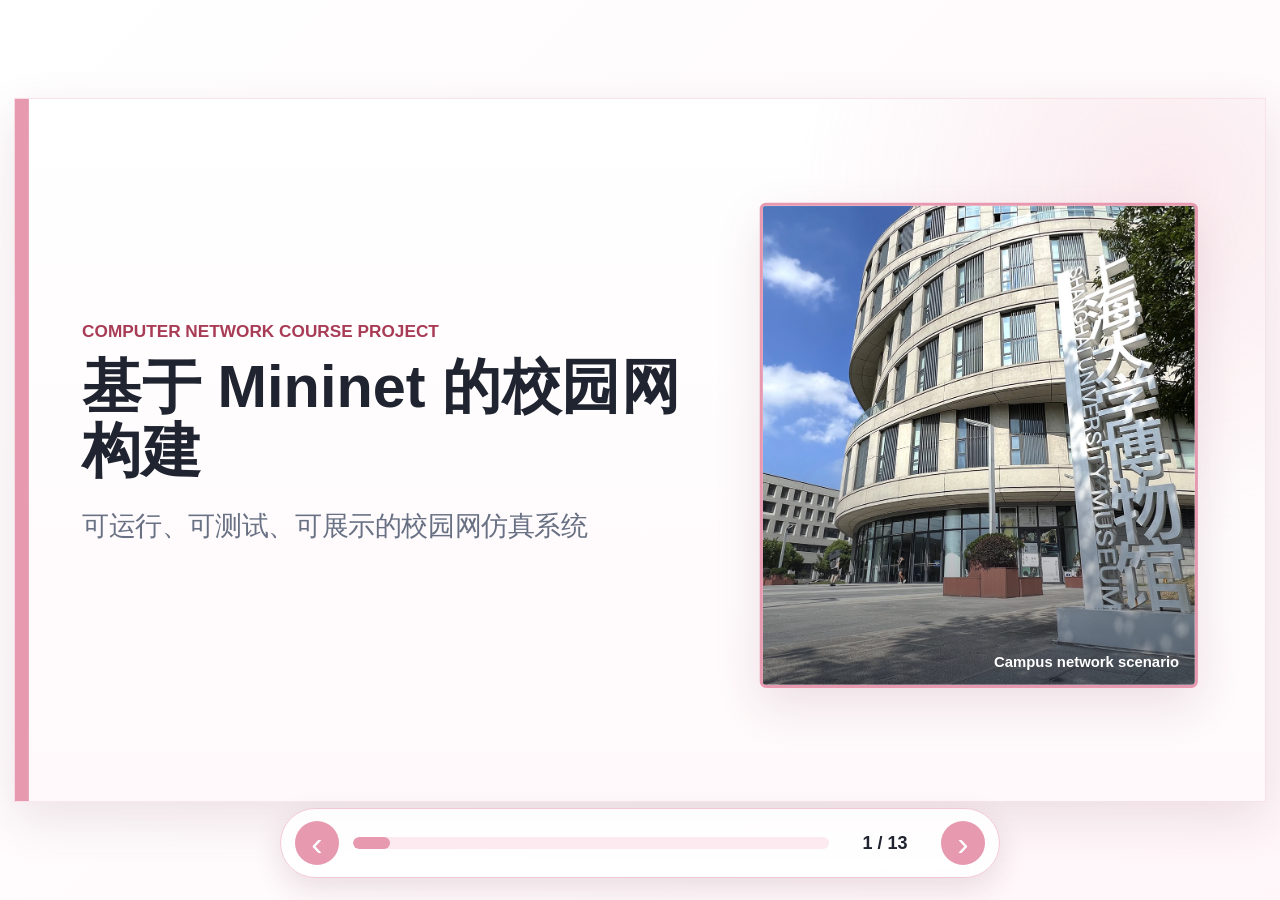
<file: presentation/index.html>
<!doctype html>
<html lang="zh-CN">
<head>
  <meta charset="utf-8">
  <meta name="viewport" content="width=device-width, initial-scale=1">
  <title>基于 Mininet 的校园网构建汇报</title>
  <link rel="preload" as="image" href="./assets/campus-building.jpg">
  <link rel="preload" as="image" href="./assets/server-rack.jpg">
  <link rel="stylesheet" href="styles.css">
</head>
<body>
  <main id="deck" class="deck" aria-label="基于 Mininet 的校园网构建汇报">
    <section class="slide cover active">
      <div class="cover-grid">
        <div>
          <p class="eyebrow">Computer Network Course Project</p>
          <h1>基于 Mininet 的校园网构建</h1>
          <p class="lead">可运行、可测试、可展示的校园网仿真系统</p>
        </div>
        <figure class="cover-photo">
          <img src="./assets/campus-building.jpg" alt="校园建筑外部视觉图" loading="eager" decoding="sync">
          <figcaption>Campus network scenario</figcaption>
        </figure>
      </div>
    </section>

    <section class="slide">
      <div class="slide-header">
        <p class="eyebrow">Project Requirements</p>
        <h2>课程要求响应：先对齐验收标准</h2>
      </div>
      <div class="requirements-grid">
        <article>
          <span>01</span>
          <h3>部门内部二层互通</h3>
          <p>每个区域独立接入交换机，主机端口配置 access VLAN。</p>
        </article>
        <article>
          <span>02</span>
          <h3>部门间三层互通</h3>
          <p>核心路由器 `r_core` 负责跨网段转发。</p>
        </article>
        <article>
          <span>03</span>
          <h3>共享 Web/FTP 服务</h3>
          <p>服务器区独立部署 `web` 与 `ftp` 两个服务节点。</p>
        </article>
        <article>
          <span>04</span>
          <h3>敏感区域访问控制</h3>
          <p>人事处、财务处由核心 ACL 统一保护。</p>
        </article>
      </div>
    </section>

    <section class="slide">
      <div class="slide-header">
        <p class="eyebrow">Innovation Overview</p>
        <h2>全部创新点总览：后续逐项展开</h2>
      </div>
      <div class="overview-layout">
        <div class="innovation-overview">
          <article><span>VLAN</span><p>access / trunk / 路由子接口，贴近真实园区网络。</p></article>
          <article><span>DHCP/DNS</span><p>`dnsmasq` 提供动态地址和 `campus.local` 域名。</p></article>
          <article><span>访客隔离</span><p>访客只访问 Web/FTP，不能进入内部办公区域。</p></article>
          <article><span>安全审计</span><p>真实访问、ACL 阻断、外部访问写入审计日志。</p></article>
          <article><span>性能测试</span><p>`iperf3` 对比 100 Mbps 与 1000 Mbps 链路。</p></article>
          <article><span>故障模拟</span><p>链路、服务、VPN 隧道故障均可制造与恢复。</p></article>
          <article><span>四校区互联</span><p>宝山、嘉定、延长、东京通过 VPN 示意互通。</p></article>
          <article><span>VPN 隧道</span><p>GRE/IP tunnel 模拟总部与分校区安全互联。</p></article>
          <article><span>网管控制台</span><p>集中展示校区、VPN、服务、故障和审计状态。</p></article>
          <article><span>实时控制台</span><p>浏览器调用后端 API，驱动真实 Mininet 拓扑。</p></article>
          <article><span>主机消息</span><p>Mininet 主机之间发送真实 JSON TCP 业务数据。</p></article>
          <article><span>自动测试</span><p>一键执行 20 个连通、安全与业务场景。</p></article>
        </div>
        <figure class="overview-photo">
          <img src="../pic/模拟网管控制台总览.png" alt="模拟网管控制台总览" loading="eager" decoding="sync">
          <figcaption>NOC / VPN operations</figcaption>
        </figure>
      </div>
    </section>

    <section class="slide">
      <div class="slide-header">
        <p class="eyebrow">Architecture</p>
        <h2>总体架构：宝山主校区 + 分校区 VPN 互联</h2>
      </div>
      <div class="architecture-layout">
        <figure>
          <img src="../pic/四校区总拓扑图.png" alt="四校区 VPN 总拓扑图">
        </figure>
        <div class="architecture-points">
          <p><b>宝山主校区</b>：完整 VLAN / ACL / 服务区</p>
          <p><b>`s_wan`</b>：WAN 与 VPN 汇聚</p>
          <p><b>三所分校区</b>：嘉定、延长、东京极简示意</p>
          <p><b>GRE VPN</b>：跨校区三层互联</p>
        </div>
      </div>
    </section>

    <section class="slide">
      <div class="slide-header">
        <p class="eyebrow">Addressing And VLAN</p>
        <h2>地址规划与 VLAN 分区</h2>
      </div>
      <div class="vlan-layout">
        <div class="vlan-table">
          <div><b>学生宿舍</b><span>VLAN 10</span><em>10.10.10.0/24</em></div>
          <div><b>教学楼</b><span>VLAN 20</span><em>10.10.20.0/24</em></div>
          <div><b>图书馆</b><span>VLAN 30</span><em>10.10.30.0/24</em></div>
          <div><b>办公楼</b><span>VLAN 40</span><em>10.10.40.0/24</em></div>
          <div><b>人事处</b><span>VLAN 50</span><em>10.10.50.0/24</em></div>
          <div><b>财务处</b><span>VLAN 60</span><em>10.10.60.0/24</em></div>
          <div><b>访客网络</b><span>VLAN 70</span><em>10.10.70.0/24</em></div>
          <div><b>服务器区</b><span>VLAN 100</span><em>10.10.100.0/24</em></div>
          <div><b>外部模拟区</b><span>VLAN 200</span><em>203.0.113.0/24</em></div>
        </div>
        <aside class="principle-card">
          <h3>设计思路</h3>
          <p>`10.10.X.0/24` 让区域边界直观清晰。</p>
          <p>VLAN 隔离广播域，减少二层范围扩散。</p>
          <p>保留后续网段，便于扩展无线、实验室和新服务区。</p>
        </aside>
      </div>
    </section>

    <section class="slide">
      <div class="slide-header">
        <p class="eyebrow">Network Principles</p>
        <h2>网络原理：从 VLAN 到三层转发</h2>
      </div>
      <div class="principle-layout">
        <div class="flow-strip">
          <article>
            <span>Access</span>
            <h3>主机接入端口</h3>
            <p>OVS 端口打上单一 VLAN tag，区域内保持二层交换。</p>
          </article>
          <article>
            <span>Trunk</span>
            <h3>上联汇聚</h3>
            <p>接入交换到 `s_core`，`s_core` 到 `r_core` 承载多 VLAN。</p>
          </article>
          <article>
            <span>Router</span>
            <h3>单臂路由</h3>
            <p>`r_core-eth0.&lt;vlan&gt;` 作为各 VLAN 网关。</p>
          </article>
          <article>
            <span>Forward</span>
            <h3>Linux IPv4 转发</h3>
            <p>开启 `net.ipv4.ip_forward`，完成跨区域通信。</p>
          </article>
        </div>
        <figure>
          <img src="../pic/图 2 实时控制台执行流程图.png" alt="实时控制台执行流程图">
        </figure>
      </div>
      <div class="code-card">
        <p>真实实现位置：`src/campus_net.py` 中 `configure_vlans()`、`LinuxRouter`、`configure_security()`。</p>
      </div>
    </section>

    <section class="slide">
      <div class="slide-header">
        <p class="eyebrow">Security</p>
        <h2>安全策略：核心 ACL 与审计记录</h2>
      </div>
      <div class="security-layout">
        <div class="policy-list">
          <p><b>外部边界：</b>`203.0.113.0/24` 禁止进入校园内网。</p>
          <p><b>敏感保护：</b>学生、教学、图书馆不能访问人事和财务。</p>
          <p><b>业务放行：</b>办公楼允许访问人事处与财务处。</p>
          <p><b>访客隔离：</b>访客只允许访问服务器区 Web/FTP。</p>
        </div>
        <figure>
          <img src="../pic/图 5 ACL 阻断与安全审计记录.png" alt="ACL 阻断与安全审计记录">
        </figure>
      </div>
    </section>

    <section class="slide">
      <div class="slide-header">
        <p class="eyebrow">Services</p>
        <h2>服务与动态网络：Web / FTP / DHCP / DNS</h2>
      </div>
      <div class="service-layout">
        <div class="service-grid compact-services">
          <article>
            <h3>服务器区</h3>
            <p>`web`：10.10.100.10，HTTP 80</p>
            <p>`ftp`：10.10.100.20，FTP 21</p>
          </article>
          <article>
            <h3>动态地址</h3>
            <p>`dnsmasq` 提供 DHCP，地址池为各网段 `100-199`。</p>
          </article>
          <article>
            <h3>校园域名</h3>
            <p>`web.campus.local`、`ftp.campus.local` 等统一解析。</p>
          </article>
        </div>
        <div class="image-row service-shots">
          <img src="../pic/图 6-1 DHCP 地址获取与校园域名解析结果.png" alt="DHCP 地址获取结果">
          <img src="../pic/图 6-2 DHCP 地址获取与校园域名解析结果.png" alt="DNS 域名解析结果">
        </div>
      </div>
    </section>

    <section class="slide">
      <div class="slide-header">
        <p class="eyebrow">Live Console</p>
        <h2>实时联动控制台：不是静态演示</h2>
      </div>
      <div class="control-layout">
        <figure>
          <img class="tall-shot" src="../pic/图 3 实时联动控制台主界面与校园网拓扑总览.png" alt="实时联动控制台主界面">
        </figure>
        <div class="key-points control-points">
          <p>浏览器通过 HTTP API 调用 WSL 中真实 Mininet 后端。</p>
          <p>支持真实 `ping`、Web/FTP、DHCP、DNS、iperf3。</p>
          <p>主机间 TCP 消息会在目标 Mininet 主机实际接收。</p>
          <p>新增四校区 VPN 快速场景，支持隧道断开与恢复。</p>
          <p>模拟网管控制台汇总 VPN、服务、故障和高风险审计。</p>
        </div>
      </div>
    </section>

    <section class="slide">
      <div class="slide-header">
        <p class="eyebrow">Multi-Campus VPN</p>
        <h2>四校区通信：GRE VPN 隧道模型</h2>
      </div>
      <div class="vpn-layout">
        <figure>
          <img src="../pic/四校区总拓扑图.png" alt="四校区 VPN 总拓扑图">
        </figure>
        <div class="key-points">
          <p><b>宝山主校区</b> 保留完整校园网，作为 VPN Hub。</p>
          <p><b>嘉定、延长、东京</b> 使用极简 LAN 示意，降低复杂度。</p>
          <p><b>GRE/IP tunnel</b> 模拟跨校区 VPN，支持真实 ping / Web / FTP。</p>
          <p><b>东京链路</b> 设置更高时延，体现跨国访问差异。</p>
        </div>
      </div>
    </section>

    <section class="slide">
      <div class="slide-header">
        <p class="eyebrow">Operations Console</p>
        <h2>模拟网管控制台：状态、告警与恢复闭环</h2>
      </div>
      <div class="noc-layout">
        <div class="key-points">
          <p><b>校区状态</b>：宝山、嘉定、延长、东京在线情况。</p>
          <p><b>VPN 状态</b>：三条隧道 up / down 与故障告警。</p>
          <p><b>服务状态</b>：Web、FTP、DNS/DHCP 是否正常。</p>
          <p><b>安全状态</b>：活动故障与高风险审计数量。</p>
        </div>
        <figure>
          <img src="../pic/模拟网管控制台总览.png" alt="模拟网管控制台总览">
        </figure>
      </div>
    </section>

    <section class="slide">
      <div class="slide-header">
        <p class="eyebrow">Innovation And Verification</p>
        <h2>实验验证：新增功能纳入一键测试</h2>
      </div>
      <div class="innovation-grid">
        <article>
          <img src="../pic/图 7 iperf3 性能测试结果对比.png" alt="iperf3 性能测试结果对比">
          <h3>性能对比</h3>
          <p>普通接入约 100 Mbps，服务器区链路约 1000 Mbps。</p>
        </article>
        <article>
          <img src="../pic/图 4 链路故障与 Web 服务故障模拟结果.png" alt="链路故障与 Web 服务故障模拟结果">
          <h3>故障模拟</h3>
          <p>区分链路故障、服务故障和 ACL 阻断。</p>
        </article>
        <article>
          <img src="../pic/图 8 实时控制台自动测试结果.png" alt="实时控制台自动测试结果">
          <h3>自动测试</h3>
          <p>一键验证 20 个真实场景，包含跨校区访问。</p>
        </article>
        <article>
          <img src="../pic/四校区总拓扑图.png" alt="四校区总拓扑图">
          <h3>VPN 互联</h3>
          <p>宝山、嘉定、延长、东京四校区互通。</p>
        </article>
      </div>
    </section>

    <section class="slide closing">
      <div class="slide-header">
        <p class="eyebrow">Conclusion</p>
        <h2>总结：完成课程要求，并扩展为可展示系统</h2>
      </div>
      <div class="summary-grid">
        <div>
          <strong>基础能力</strong>
          <p>完成二层互通、三层转发、Web/FTP 访问和敏感区 ACL。</p>
        </div>
        <div>
          <strong>工程实现</strong>
          <p>Mininet + OVS + Linux Router + iptables + dnsmasq。</p>
        </div>
        <div>
          <strong>展示创新</strong>
          <p>实时控制台、审计、性能、故障、四校区 VPN 和网管控制台。</p>
        </div>
      </div>
      <p class="final-line">核心价值：把课程网络原理落到真实可运行、可验证、可答辩的系统中。</p>
    </section>
  </main>

  <footer class="deck-ui" aria-label="演示控制">
    <button id="prevSlide" type="button" aria-label="上一页">‹</button>
    <div class="progress-shell"><div id="progressBar"></div></div>
    <span id="pageNumber">1 / 13</span>
    <button id="nextSlide" type="button" aria-label="下一页">›</button>
  </footer>

  <script src="app.js"></script>
</body>
</html>
</file>
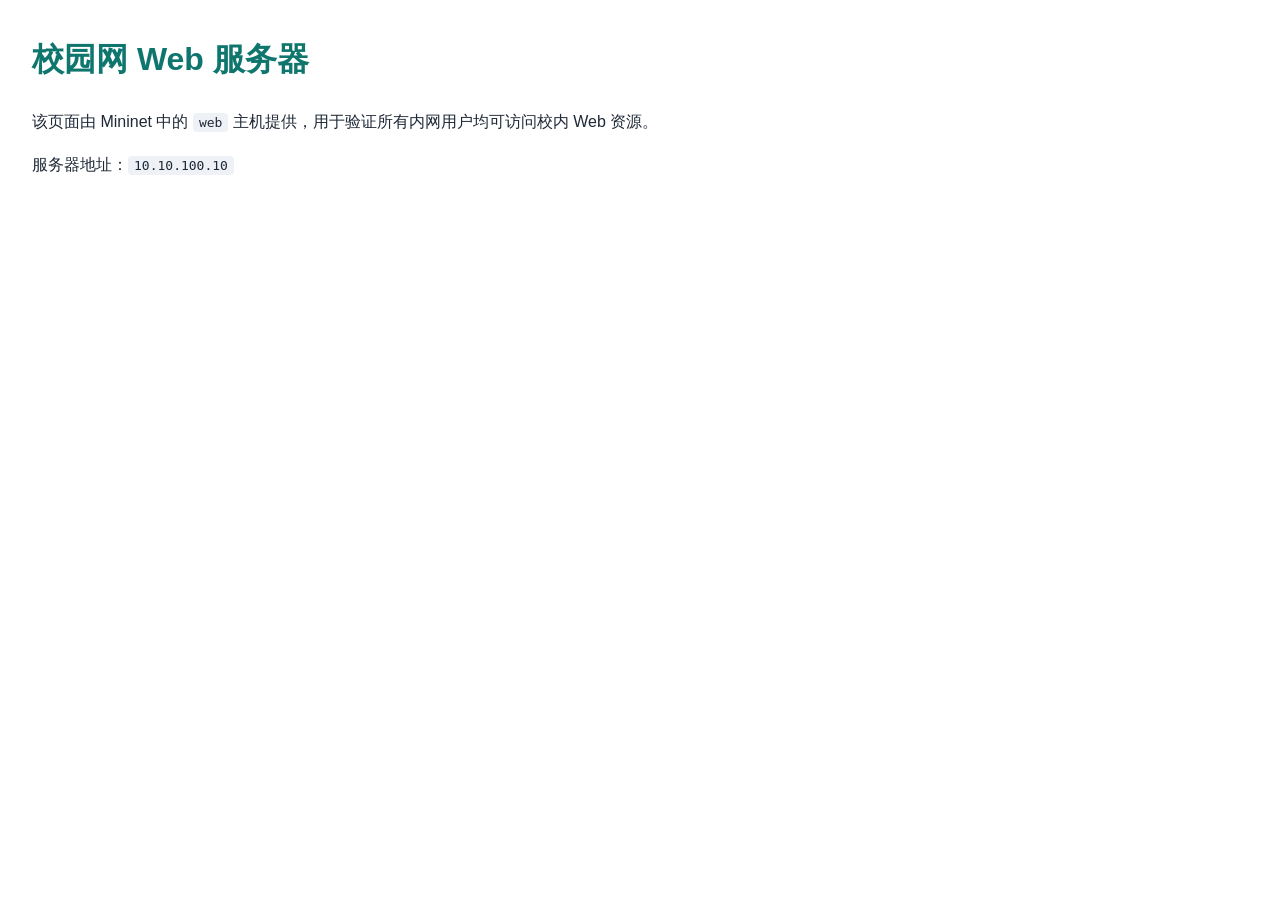
<file: src/services/web_root/index.html>
<!doctype html>
<html lang="zh-CN">
<head>
  <meta charset="utf-8">
  <title>校园网 Web 服务器</title>
  <style>
    body { font-family: Arial, "Microsoft YaHei", sans-serif; margin: 32px; line-height: 1.7; color: #1f2937; }
    h1 { color: #0f766e; }
    code { background: #eef2f7; padding: 2px 6px; border-radius: 4px; }
  </style>
</head>
<body>
  <h1>校园网 Web 服务器</h1>
  <p>该页面由 Mininet 中的 <code>web</code> 主机提供，用于验证所有内网用户均可访问校内 Web 资源。</p>
  <p>服务器地址：<code>10.10.100.10</code></p>
</body>
</html>
</file>
<file: presentation/styles.css>
:root {
  --pink: #E799B0;
  --pink-soft: #FCEAF0;
  --pink-light: #FFF6F9;
  --ink: #1F2430;
  --muted: #687083;
  --line: #F1C7D5;
  --paper: #FFFFFF;
  --success: #2E7D64;
  --danger: #A83B55;
  --shadow: 0 22px 60px rgba(99, 43, 63, 0.12);
}

* {
  box-sizing: border-box;
}

html,
body {
  margin: 0;
  min-height: 100%;
  background: linear-gradient(135deg, #fff 0%, var(--pink-light) 100%);
  color: var(--ink);
  font-family: "Microsoft YaHei", "PingFang SC", "Noto Sans CJK SC", Arial, sans-serif;
}

body {
  overflow: hidden;
}

.deck {
  position: fixed;
  left: 50%;
  top: 50%;
  width: 1600px;
  height: 900px;
  transform: translate(-50%, -50%) scale(var(--deck-scale, 1));
  transform-origin: center center;
}

.slide {
  position: absolute;
  inset: 0;
  display: none;
  width: 1600px;
  height: 900px;
  padding: 70px 86px 82px;
  background:
    radial-gradient(circle at 92% 12%, rgba(231, 153, 176, 0.20), transparent 28%),
    linear-gradient(180deg, #fff 0%, #fff9fb 100%);
  border: 1px solid rgba(231, 153, 176, 0.32);
  box-shadow: var(--shadow);
  overflow: hidden;
}

.slide.active {
  display: block;
}

.slide::before {
  content: "";
  position: absolute;
  left: 0;
  top: 0;
  width: 18px;
  height: 100%;
  background: var(--pink);
}

.slide-header {
  margin-bottom: 34px;
}

.eyebrow {
  margin: 0 0 14px;
  color: var(--danger);
  font-size: 22px;
  font-weight: 800;
  letter-spacing: 0;
  text-transform: uppercase;
}

h1,
h2,
h3,
p {
  margin-top: 0;
}

h1 {
  max-width: 950px;
  margin-bottom: 30px;
  font-size: 76px;
  line-height: 1.08;
  letter-spacing: 0;
}

h2 {
  margin-bottom: 0;
  font-size: 48px;
  line-height: 1.16;
  letter-spacing: 0;
}

h3 {
  margin-bottom: 16px;
  font-size: 30px;
  line-height: 1.2;
  letter-spacing: 0;
}

p {
  font-size: 27px;
  line-height: 1.45;
}

b,
strong {
  color: #8F2E4D;
}

code {
  color: #8F2E4D;
  font-family: Consolas, "Microsoft YaHei", monospace;
}

.lead {
  max-width: 900px;
  color: var(--muted);
  font-size: 34px;
}

.cover-grid {
  display: grid;
  grid-template-columns: 1fr 560px;
  align-items: center;
  gap: 80px;
  height: 100%;
}

.cover-photo {
  position: relative;
  height: 620px;
  overflow: hidden;
  border: 4px solid var(--pink);
  border-radius: 8px;
  box-shadow: var(--shadow);
}

.cover-photo img {
  width: 100%;
  height: 100%;
  object-fit: cover;
  border: 0;
  border-radius: 0;
  box-shadow: none;
}

.cover-photo::after {
  content: "";
  position: absolute;
  inset: 0;
  background: linear-gradient(180deg, transparent 52%, rgba(31, 36, 48, 0.62) 100%);
}

figcaption {
  position: absolute;
  right: 20px;
  bottom: 18px;
  z-index: 2;
  color: #fff;
  font-size: 19px;
  font-weight: 800;
}

.requirements-grid {
  display: grid;
  grid-template-columns: repeat(2, 1fr);
  gap: 28px;
}

.requirements-grid article,
.principle-card,
.flow-strip article,
.code-card,
.service-grid article,
.summary-grid div,
.policy-list {
  background: rgba(255, 255, 255, 0.86);
  border: 2px solid var(--line);
  border-radius: 8px;
  box-shadow: 0 12px 30px rgba(99, 43, 63, 0.08);
}

.requirements-grid article {
  min-height: 210px;
  padding: 32px 34px;
}

.requirements-grid span {
  display: inline-block;
  margin-bottom: 18px;
  color: var(--danger);
  font-size: 30px;
  font-weight: 900;
}

.requirements-grid p,
.key-points p,
.policy-list p,
.principle-card p,
.flow-strip p,
.code-card p,
.service-grid p,
.summary-grid p,
.final-line,
.innovation-overview p {
  color: var(--ink);
}

.overview-layout {
  display: grid;
  grid-template-columns: minmax(0, 1fr) 500px;
  gap: 30px;
  align-items: stretch;
}

.innovation-overview {
  display: grid;
  grid-template-columns: repeat(3, 1fr);
  gap: 12px;
}

.innovation-overview article {
  min-height: 104px;
  padding: 14px 16px;
  background: #fff;
  border: 2px solid var(--line);
  border-radius: 8px;
  box-shadow: 0 12px 28px rgba(99, 43, 63, 0.08);
}

.innovation-overview span {
  display: inline-block;
  margin-bottom: 7px;
  padding: 6px 10px;
  background: var(--pink-soft);
  color: var(--danger);
  border-radius: 999px;
  font-size: 18px;
  font-weight: 900;
}

.innovation-overview p {
  margin: 0;
  font-size: 19px;
  line-height: 1.3;
}

.overview-photo {
  position: relative;
  min-height: 600px;
  overflow: hidden;
  border-radius: 8px;
}

.overview-photo img {
  width: 100%;
  height: 100%;
  object-fit: contain;
  padding: 18px;
  border: 2px solid var(--line);
}

.overview-photo::after {
  content: "";
  position: absolute;
  inset: 0;
  background: linear-gradient(180deg, transparent 56%, rgba(31, 36, 48, 0.66) 100%);
  border-radius: 8px;
}

.two-col {
  display: grid;
  grid-template-columns: minmax(0, 1.08fr) minmax(0, 0.92fr);
  align-items: center;
  gap: 46px;
}

.two-col.wide-image {
  grid-template-columns: minmax(0, 1.25fr) minmax(0, 0.75fr);
}

.architecture-layout {
  display: grid;
  grid-template-rows: 560px auto;
  gap: 22px;
}

.architecture-layout figure {
  display: flex;
  align-items: center;
  justify-content: center;
  overflow: hidden;
  background: #fff;
  border: 2px solid var(--line);
  border-radius: 8px;
  box-shadow: 0 18px 36px rgba(99, 43, 63, 0.10);
}

.architecture-layout img {
  width: 100%;
  height: 100%;
  padding: 34px;
  object-fit: contain;
  border: 0;
  box-shadow: none;
}

.architecture-points {
  display: grid;
  grid-template-columns: repeat(4, 1fr);
  gap: 16px;
}

.architecture-points p {
  margin: 0;
  min-height: 88px;
  padding: 18px 20px;
  background: #fff;
  border: 2px solid var(--line);
  border-left: 8px solid var(--pink);
  border-radius: 8px;
  font-size: 25px;
  line-height: 1.28;
}

figure {
  margin: 0;
}

img {
  display: block;
  max-width: 100%;
  border-radius: 8px;
  border: 2px solid var(--line);
  background: #fff;
  box-shadow: 0 18px 36px rgba(99, 43, 63, 0.10);
  print-color-adjust: exact;
  -webkit-print-color-adjust: exact;
}

.wide-image img {
  width: 100%;
  max-height: 560px;
  object-fit: contain;
  padding: 28px;
}

.key-points {
  display: grid;
  gap: 18px;
}

.key-points p,
.policy-list p {
  margin: 0;
  padding: 20px 24px;
  background: #fff;
  border-left: 8px solid var(--pink);
  border-radius: 8px;
  font-size: 28px;
}

.vlan-layout {
  display: grid;
  grid-template-columns: 1fr 420px;
  gap: 34px;
  align-items: start;
}

.vlan-table {
  display: grid;
  grid-template-columns: repeat(3, 1fr);
  gap: 16px;
}

.vlan-table div {
  min-height: 128px;
  padding: 22px;
  background: #fff;
  border: 2px solid var(--line);
  border-radius: 8px;
}

.vlan-table b,
.vlan-table span,
.vlan-table em {
  display: block;
}

.vlan-table b {
  font-size: 26px;
}

.vlan-table span {
  margin: 12px 0 8px;
  color: var(--danger);
  font-size: 25px;
  font-weight: 900;
}

.vlan-table em {
  color: var(--muted);
  font-size: 23px;
  font-style: normal;
}

.principle-card {
  padding: 34px;
}

.principle-card p {
  margin-bottom: 22px;
  font-size: 27px;
}

.flow-strip {
  display: grid;
  grid-template-columns: repeat(4, 1fr);
  gap: 22px;
}

.principle-layout {
  display: grid;
  grid-template-rows: auto 255px;
  gap: 18px;
}

.principle-layout figure {
  display: flex;
  align-items: center;
  justify-content: center;
  background: #fff;
  border: 2px solid var(--line);
  border-radius: 8px;
  box-shadow: 0 18px 36px rgba(99, 43, 63, 0.10);
}

.principle-layout img {
  width: 100%;
  height: 100%;
  padding: 22px;
  object-fit: contain;
  border: 0;
  box-shadow: none;
}

.flow-strip article {
  min-height: 225px;
  padding: 24px 24px;
}

.flow-strip span {
  display: inline-block;
  margin-bottom: 16px;
  padding: 10px 16px;
  background: var(--pink-soft);
  color: var(--danger);
  border-radius: 999px;
  font-size: 22px;
  font-weight: 900;
}

.flow-strip p {
  font-size: 23px;
}

.code-card {
  margin-top: 16px;
  padding: 16px 24px;
  border-left: 10px solid var(--pink);
}

.code-card p {
  margin: 0;
  font-size: 25px;
}

.policy-list {
  display: grid;
  gap: 18px;
  padding: 24px;
}

.security-layout {
  display: grid;
  grid-template-columns: 0.82fr 1.18fr;
  gap: 32px;
  align-items: center;
}

.security-layout figure {
  display: flex;
  align-items: center;
  justify-content: center;
  min-height: 580px;
  background: #fff;
  border: 2px solid var(--line);
  border-radius: 8px;
  box-shadow: 0 18px 36px rgba(99, 43, 63, 0.10);
}

.security-layout img {
  width: 100%;
  height: 100%;
  padding: 26px;
  object-fit: contain;
  border: 0;
  box-shadow: none;
}

.policy-list p {
  background: var(--pink-light);
}

.service-grid {
  display: grid;
  grid-template-columns: repeat(3, 1fr);
  gap: 24px;
  margin-bottom: 28px;
}

.service-layout {
  display: grid;
  grid-template-rows: auto 390px;
  gap: 26px;
}

.compact-services {
  margin-bottom: 0;
}

.service-grid article {
  min-height: 170px;
  padding: 24px 28px;
}

.service-grid p {
  margin-bottom: 12px;
  font-size: 24px;
}

.image-row {
  display: grid;
  grid-template-columns: 1fr 1fr;
  gap: 24px;
}

.image-row img {
  width: 100%;
  height: 230px;
  object-fit: contain;
  padding: 20px;
}

.service-shots img {
  height: 390px;
  padding: 24px;
}

.control-layout {
  display: grid;
  grid-template-columns: 1.08fr 0.92fr;
  gap: 34px;
  align-items: center;
}

.tall-shot {
  width: 100%;
  height: 610px;
  object-fit: contain;
  object-position: top center;
  padding: 22px;
}

.control-points p {
  font-size: 30px;
}

.innovation-grid {
  display: grid;
  grid-template-columns: repeat(4, 1fr);
  gap: 22px;
}

.innovation-grid article {
  min-height: 585px;
  padding: 18px;
  background: #fff;
  border: 2px solid var(--line);
  border-radius: 8px;
  box-shadow: 0 12px 30px rgba(99, 43, 63, 0.08);
}

.innovation-grid img {
  width: 100%;
  height: 330px;
  object-fit: contain;
  padding: 14px;
  box-shadow: none;
}

.vpn-layout,
.noc-layout {
  display: grid;
  grid-template-columns: 1.08fr 0.92fr;
  gap: 34px;
  align-items: center;
}

.noc-layout {
  grid-template-columns: 0.82fr 1.18fr;
}

.vpn-layout figure,
.noc-layout figure {
  display: flex;
  align-items: center;
  justify-content: center;
  height: 610px;
  background: #fff;
  border: 2px solid var(--line);
  border-radius: 8px;
  box-shadow: 0 18px 36px rgba(99, 43, 63, 0.10);
}

.vpn-layout img,
.noc-layout img {
  width: 100%;
  height: 100%;
  object-fit: contain;
  padding: 24px;
  border: 0;
  box-shadow: none;
}

.innovation-grid h3 {
  margin: 22px 6px 12px;
  font-size: 28px;
}

.innovation-grid p {
  margin: 0 6px;
  font-size: 24px;
}

.summary-grid {
  display: grid;
  grid-template-columns: repeat(3, 1fr);
  gap: 28px;
  margin: 42px 0 48px;
}

.summary-grid div {
  min-height: 260px;
  padding: 36px;
}

.summary-grid strong {
  display: block;
  margin-bottom: 22px;
  font-size: 34px;
}

.summary-grid p {
  font-size: 28px;
}

.final-line {
  padding: 30px 36px;
  background: var(--pink-soft);
  border-left: 10px solid var(--pink);
  border-radius: 8px;
  font-size: 34px;
  font-weight: 800;
}

.deck-ui {
  position: fixed;
  left: 50%;
  bottom: 22px;
  z-index: 20;
  display: flex;
  align-items: center;
  gap: 14px;
  width: min(720px, calc(100vw - 48px));
  padding: 12px 14px;
  transform: translateX(-50%);
  background: rgba(255, 255, 255, 0.88);
  border: 1px solid var(--line);
  border-radius: 999px;
  box-shadow: 0 10px 30px rgba(99, 43, 63, 0.14);
  backdrop-filter: blur(10px);
}

.deck-ui button {
  width: 44px;
  height: 44px;
  border: 0;
  border-radius: 50%;
  background: var(--pink);
  color: #fff;
  font-size: 34px;
  line-height: 1;
  cursor: pointer;
}

.deck-ui button:focus-visible {
  outline: 3px solid #8F2E4D;
  outline-offset: 2px;
}

.progress-shell {
  flex: 1;
  height: 12px;
  overflow: hidden;
  background: var(--pink-soft);
  border-radius: 999px;
}

#progressBar {
  width: 10%;
  height: 100%;
  background: var(--pink);
  border-radius: inherit;
  transition: width 180ms ease;
}

#pageNumber {
  min-width: 84px;
  color: var(--ink);
  font-size: 18px;
  font-weight: 800;
  text-align: center;
}

@media (max-width: 900px) {
  .deck-ui {
    bottom: 10px;
  }
}

@media print {
  html,
  body {
    width: 1600px;
    height: auto;
    background: #fff;
    overflow: visible;
    print-color-adjust: exact;
    -webkit-print-color-adjust: exact;
  }

  .deck {
    position: static;
    width: 1600px;
    height: auto;
    transform: none;
  }

  .slide {
    position: relative;
    display: block !important;
    width: 1600px;
    height: 900px;
    overflow: hidden;
    page-break-after: always;
    break-after: page;
    box-shadow: none;
  }

  .slide,
  .requirements-grid article,
  .principle-card,
  .flow-strip article,
  .code-card,
  .service-grid article,
  .summary-grid div,
  .policy-list,
  .innovation-overview article,
  .architecture-layout figure,
  .principle-layout figure,
  .security-layout figure {
    print-color-adjust: exact;
    -webkit-print-color-adjust: exact;
  }

  .cover-photo::after,
  .overview-photo::after {
    display: none;
  }

  .cover-photo img,
  .overview-photo img,
  .architecture-layout img,
  .principle-layout img,
  .security-layout img,
  .service-shots img,
  .tall-shot,
  .innovation-grid img,
  .vpn-layout img,
  .noc-layout img {
    visibility: visible !important;
    opacity: 1 !important;
    print-color-adjust: exact;
    -webkit-print-color-adjust: exact;
  }

  .cover-photo figcaption,
  .overview-photo figcaption {
    color: var(--ink);
    background: rgba(255, 255, 255, 0.78);
    padding: 6px 10px;
    border-radius: 4px;
  }

  .deck-ui {
    display: none;
  }

  @page {
    size: 16in 9in;
    margin: 0;
  }
}
</file>
